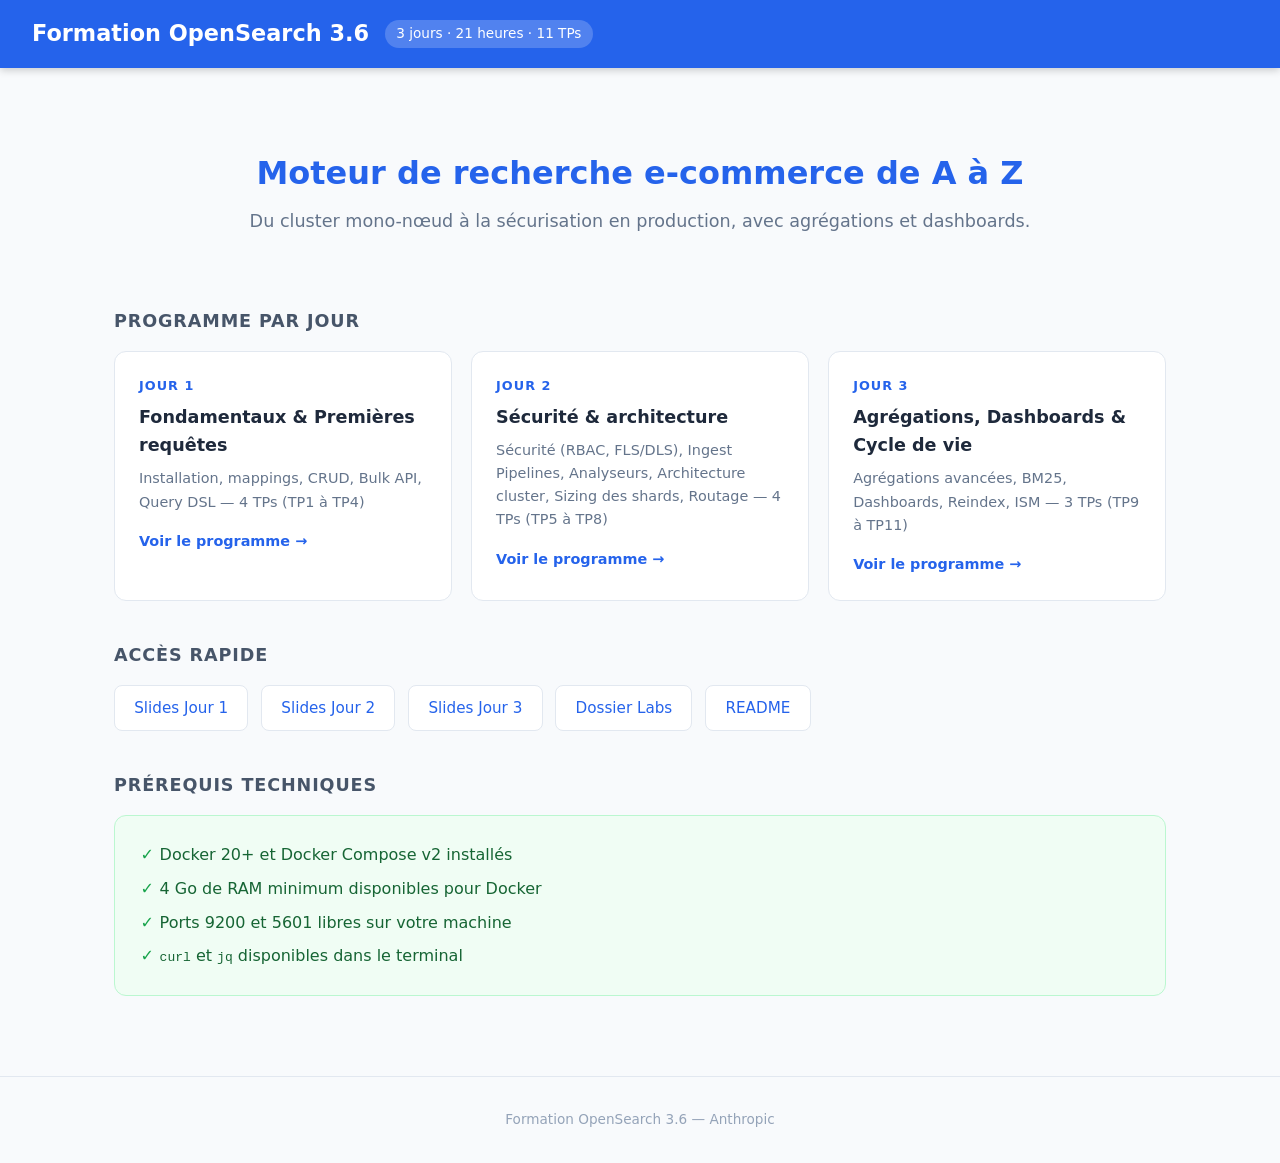
<file: index.html>
<!DOCTYPE html>
<html lang="fr">
<head>
  <meta charset="UTF-8">
  <meta name="viewport" content="width=device-width, initial-scale=1.0">
  <title>Formation OpenSearch 3.6</title>
  <style>
    *, *::before, *::after { box-sizing: border-box; margin: 0; padding: 0; }
    body { font-family: system-ui, -apple-system, sans-serif; background: #f8fafc; color: #1e293b; line-height: 1.6; }

    header {
      background: #2563eb;
      color: white;
      padding: 1rem 2rem;
      position: sticky;
      top: 0;
      z-index: 100;
      box-shadow: 0 2px 8px rgba(0,0,0,0.2);
      display: flex;
      align-items: center;
      gap: 1rem;
    }
    header h1 { font-size: 1.4rem; font-weight: 700; }
    header .badge {
      background: rgba(255,255,255,0.2);
      padding: 0.2rem 0.7rem;
      border-radius: 999px;
      font-size: 0.85rem;
      white-space: nowrap;
    }

    main { max-width: 1100px; margin: 0 auto; padding: 2rem 1.5rem; }

    .hero {
      text-align: center;
      padding: 3rem 1rem 2rem;
    }
    .hero h2 { font-size: 2rem; color: #2563eb; margin-bottom: 0.5rem; }
    .hero p { color: #64748b; font-size: 1.1rem; }

    .section-title {
      font-size: 1.1rem;
      font-weight: 600;
      color: #475569;
      text-transform: uppercase;
      letter-spacing: 0.05em;
      margin: 2.5rem 0 1rem;
    }

    .cards {
      display: grid;
      grid-template-columns: repeat(auto-fit, minmax(280px, 1fr));
      gap: 1.2rem;
    }

    .card {
      background: white;
      border: 1px solid #e2e8f0;
      border-radius: 12px;
      padding: 1.5rem;
      text-decoration: none;
      color: inherit;
      transition: box-shadow 0.2s, transform 0.2s;
      display: block;
    }
    .card:hover {
      box-shadow: 0 8px 24px rgba(37,99,235,0.12);
      transform: translateY(-2px);
    }
    .card .day-label {
      font-size: 0.8rem;
      font-weight: 700;
      text-transform: uppercase;
      letter-spacing: 0.08em;
      color: #2563eb;
      margin-bottom: 0.4rem;
    }
    .card h3 { font-size: 1.1rem; margin-bottom: 0.5rem; }
    .card p { color: #64748b; font-size: 0.9rem; }
    .card .arrow {
      display: inline-block;
      margin-top: 1rem;
      color: #2563eb;
      font-weight: 600;
      font-size: 0.9rem;
    }

    .quick-links {
      display: flex;
      flex-wrap: wrap;
      gap: 0.8rem;
      margin-top: 0.5rem;
    }
    .quick-link {
      background: white;
      border: 1px solid #e2e8f0;
      border-radius: 8px;
      padding: 0.6rem 1.2rem;
      text-decoration: none;
      color: #2563eb;
      font-weight: 500;
      font-size: 0.95rem;
      transition: background 0.15s;
    }
    .quick-link:hover { background: #eff6ff; }

    .prereqs {
      background: #f0fdf4;
      border: 1px solid #bbf7d0;
      border-radius: 12px;
      padding: 1.4rem 1.6rem;
      margin-top: 0.5rem;
    }
    .prereqs ul { list-style: none; padding: 0; }
    .prereqs li { padding: 0.25rem 0; color: #166534; }
    .prereqs li::before { content: "✓ "; color: #16a34a; font-weight: 700; }

    footer {
      text-align: center;
      padding: 2rem;
      color: #94a3b8;
      font-size: 0.85rem;
      border-top: 1px solid #e2e8f0;
      margin-top: 3rem;
    }
  </style>
</head>
<body>

<header>
  <h1>Formation OpenSearch 3.6</h1>
  <span class="badge">3 jours · 21 heures · 11 TPs</span>
</header>

<main>
  <div class="hero">
    <h2>Moteur de recherche e-commerce de A à Z</h2>
    <p>Du cluster mono-nœud à la sécurisation en production, avec agrégations et dashboards.</p>
  </div>

  <div class="section-title">Programme par jour</div>
  <div class="cards">
    <a href="./jour-1/index.html" class="card">
      <div class="day-label">Jour 1</div>
      <h3>Fondamentaux & Premières requêtes</h3>
      <p>Installation, mappings, CRUD, Bulk API, Query DSL — 4 TPs (TP1 à TP4)</p>
      <span class="arrow">Voir le programme →</span>
    </a>
    <a href="./jour-2/index.html" class="card">
      <div class="day-label">Jour 2</div>
      <h3>Sécurité & architecture</h3>
      <p>Sécurité (RBAC, FLS/DLS), Ingest Pipelines, Analyseurs, Architecture cluster, Sizing des shards, Routage — 4 TPs (TP5 à TP8)</p>
      <span class="arrow">Voir le programme →</span>
    </a>
    <a href="./jour-3/index.html" class="card">
      <div class="day-label">Jour 3</div>
      <h3>Agrégations, Dashboards & Cycle de vie</h3>
      <p>Agrégations avancées, BM25, Dashboards, Reindex, ISM — 3 TPs (TP9 à TP11)</p>
      <span class="arrow">Voir le programme →</span>
    </a>
  </div>

  <div class="section-title">Accès rapide</div>
  <div class="quick-links">
    <a href="./slides/jour-1/index.html" class="quick-link">Slides Jour 1</a>
    <a href="./slides/jour-2/index.html" class="quick-link">Slides Jour 2</a>
    <a href="./slides/jour-3/index.html" class="quick-link">Slides Jour 3</a>
    <a href="./labs/" class="quick-link">Dossier Labs</a>
    <a href="./README.md" class="quick-link">README</a>
  </div>

  <div class="section-title">Prérequis techniques</div>
  <div class="prereqs">
    <ul>
      <li>Docker 20+ et Docker Compose v2 installés</li>
      <li>4 Go de RAM minimum disponibles pour Docker</li>
      <li>Ports 9200 et 5601 libres sur votre machine</li>
      <li><code>curl</code> et <code>jq</code> disponibles dans le terminal</li>
    </ul>
  </div>
</main>

<footer>
  Formation OpenSearch 3.6 — Anthropic
</footer>

</body>
</html>
</file>
